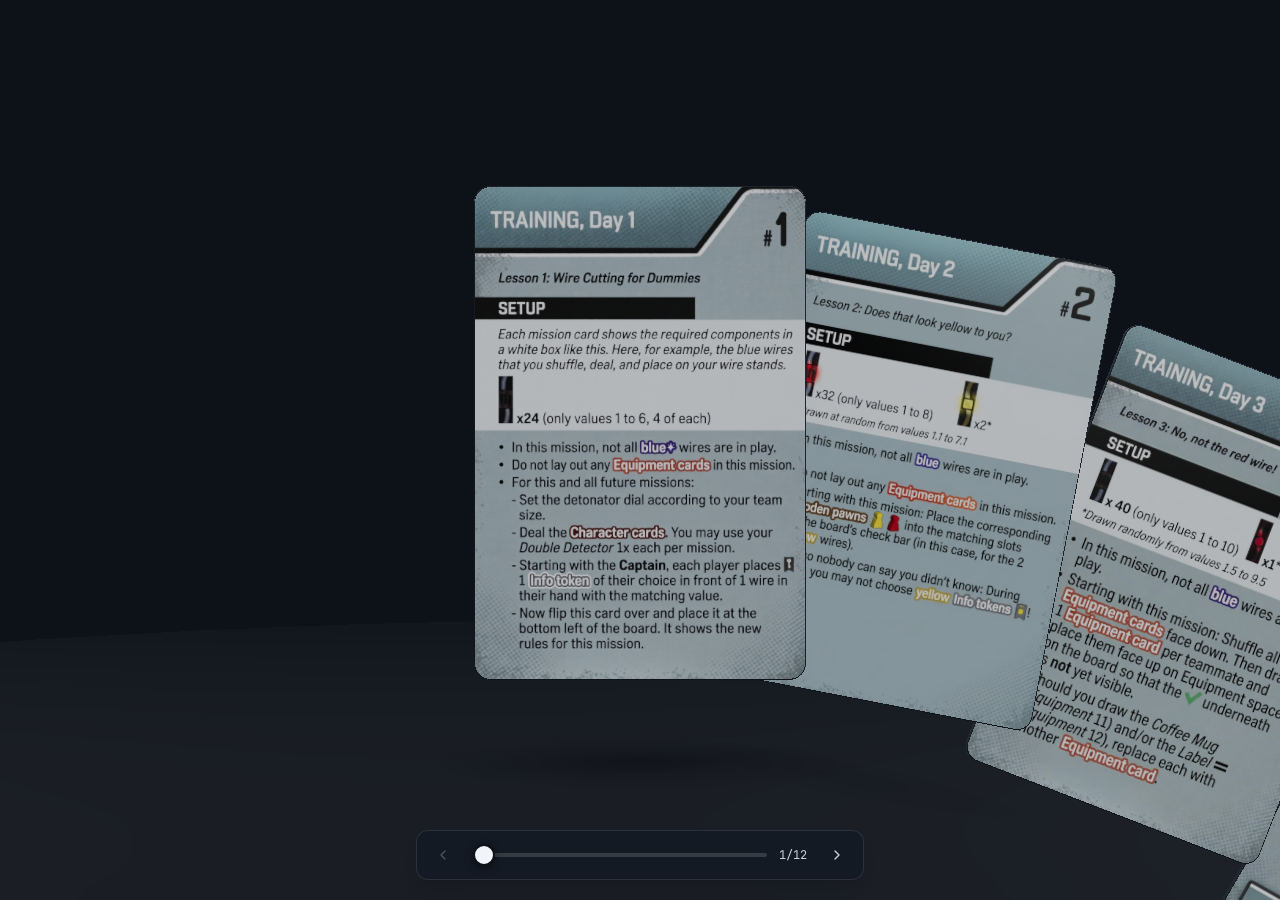
<file: bomb-busters/index.html>
<!doctype html>
<html lang="en">
  <head>
    <meta charset="UTF-8" />
    <meta name="viewport" content="width=device-width, initial-scale=1.0, maximum-scale=1.0, user-scalable=no" />
    <title>Rule Cards</title>
    <meta name="description" content="Interactive 3D rule card viewer" />
    <meta property="og:title" content="Rule Cards" />
    <meta property="og:description" content="Interactive 3D rule card viewer" />
    <meta property="og:type" content="website" />
    <meta name="twitter:card" content="summary_large_image" />
    <link rel="preconnect" href="https://fonts.googleapis.com" />
    <link rel="preconnect" href="https://fonts.gstatic.com" crossorigin />
    <link href="https://fonts.googleapis.com/css2?family=JetBrains+Mono:wght@500;600&family=Plus+Jakarta+Sans:wght@400;500;600&display=swap" rel="stylesheet" />
    <script type="module" crossorigin src="/bomb-busters/assets/index.js"></script>
    <link rel="stylesheet" crossorigin href="/bomb-busters/assets/index.css">
  </head>
  <body class="bg-[#0d1117] text-slate-100 antialiased selection:bg-slate-700 selection:text-white overflow-hidden">
    <div id="root"></div>
  </body>
</html>
</file>
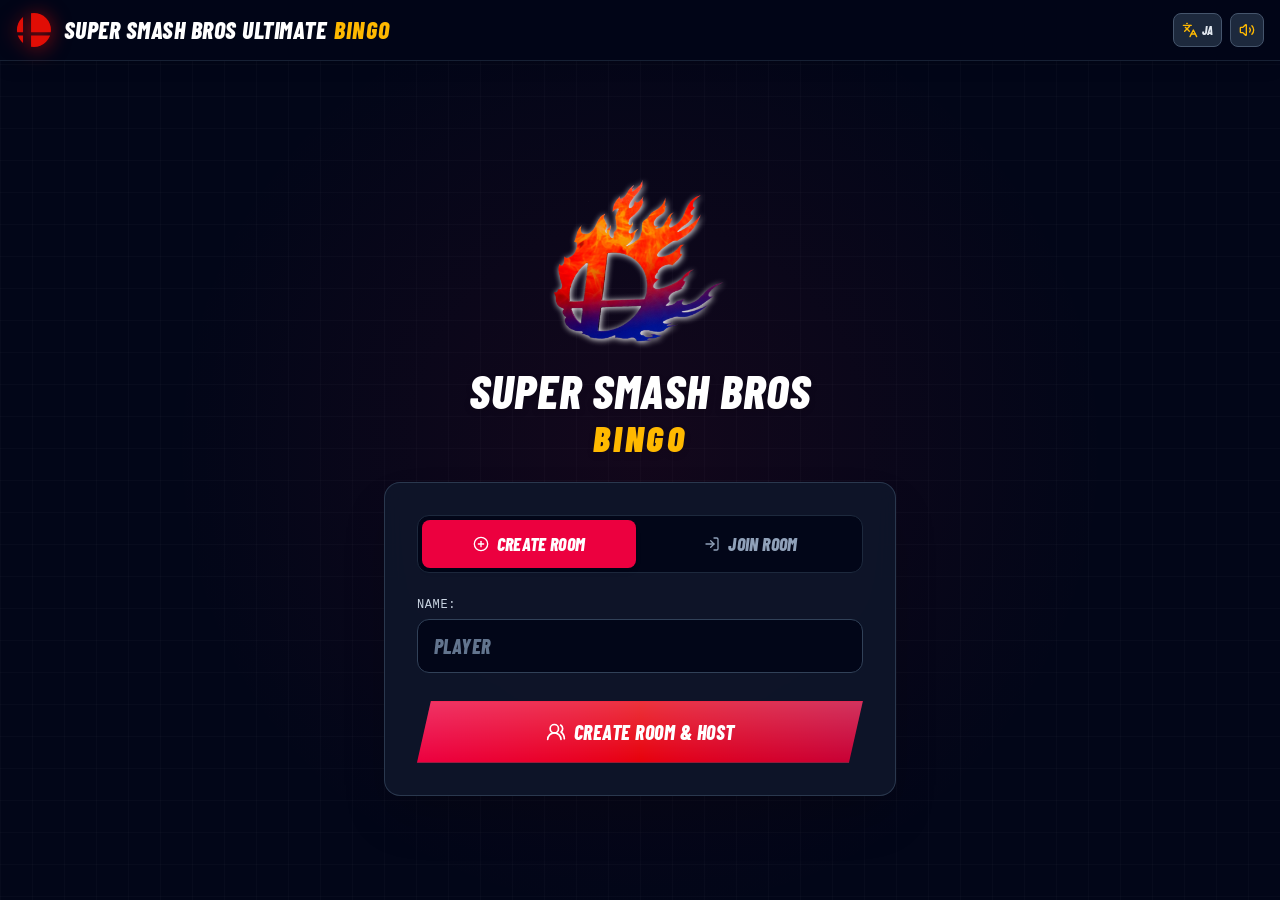
<file: SSBU-Bingo/index.html>
<!doctype html>
<html lang="en">
  <head>
    <meta charset="UTF-8" />
    <meta name="viewport" content="width=device-width, initial-scale=1.0" />
    <title>Super Smash Bros Ultimate Bingo</title>
    <meta name="description" content="Multiplayer Super Smash Bros Ultimate Bingo game" />
    <meta property="og:title" content="Super Smash Bros Ultimate Bingo" />
    <meta property="og:description" content="Multiplayer Super Smash Bros Ultimate Bingo " />
    <meta property="og:type" content="website" />
    <meta name="twitter:card" content="summary_large_image" />
    <link rel="preconnect" href="https://fonts.googleapis.com">
    <link rel="preconnect" href="https://fonts.gstatic.com" crossorigin>
    <link href="https://fonts.googleapis.com/css2?family=Barlow+Condensed:ital,wght@0,600;0,700;0,800;0,900;1,700;1,800;1,900&family=Bebas+Neue&family=Plus+Jakarta+Sans:wght@400;500;600;700&display=swap" rel="stylesheet">
    <script type="module" crossorigin src="/SSBU-Bingo/assets/index-Bg85QMW0.js"></script>
    <link rel="stylesheet" crossorigin href="/SSBU-Bingo/assets/index-BGn3O2Hh.css">
  <link rel="manifest" href="/SSBU-Bingo/manifest.webmanifest"><script id="vite-plugin-pwa:register-sw" src="/SSBU-Bingo/registerSW.js"></script></head>
  <body class="bg-slate-950 text-slate-100 antialiased selection:bg-rose-600 selection:text-white">
    <div id="root"></div>
  </body>
</html>
</file>
<file: bomb-busters/assets/index.css>
/*! tailwindcss v4.3.5 | MIT License | https://tailwindcss.com */
@layer properties{@supports (((-webkit-hyphens:none)) and (not (margin-trim:block))) or ((-moz-orient:inline) and (not (color:rgb(from red r g b)))){*,:before,:after,::backdrop{--tw-rotate-x:initial;--tw-rotate-y:initial;--tw-rotate-z:initial;--tw-skew-x:initial;--tw-skew-y:initial;--tw-border-style:solid;--tw-font-weight:initial;--tw-ordinal:initial;--tw-slashed-zero:initial;--tw-numeric-figure:initial;--tw-numeric-spacing:initial;--tw-numeric-fraction:initial;--tw-shadow:0 0 #0000;--tw-shadow-color:initial;--tw-shadow-alpha:100%;--tw-inset-shadow:0 0 #0000;--tw-inset-shadow-color:initial;--tw-inset-shadow-alpha:100%;--tw-ring-color:initial;--tw-ring-shadow:0 0 #0000;--tw-inset-ring-color:initial;--tw-inset-ring-shadow:0 0 #0000;--tw-ring-inset:initial;--tw-ring-offset-width:0px;--tw-ring-offset-color:#fff;--tw-ring-offset-shadow:0 0 #0000;--tw-duration:initial;--tw-outline-style:solid}}}@layer theme{:root,:host{--font-sans:-apple-system, BlinkMacSystemFont, "Segoe UI", Roboto, "Helvetica Neue", "Noto Sans", Arial, sans-serif, "Apple Color Emoji", "Segoe UI Emoji", "Segoe UI Symbol", "Noto Color Emoji";--font-mono:ui-monospace, SFMono-Regular, Menlo, Monaco, Consolas, "Liberation Mono", "Courier New", monospace;--color-slate-100:oklch(96.8% .007 247.896);--color-slate-200:oklch(92.9% .013 255.508);--color-slate-300:oklch(86.9% .022 252.894);--color-slate-700:oklch(37.2% .044 257.287);--color-white:#fff;--spacing:.25rem;--container-md:28rem;--text-xs:.75rem;--text-xs--line-height:calc(1 / .75);--font-weight-medium:500;--radius-lg:.5rem;--radius-xl:.75rem;--radius-2xl:1rem;--default-transition-duration:.15s;--default-transition-timing-function:cubic-bezier(.4, 0, .2, 1);--default-font-family:var(--font-sans);--default-mono-font-family:var(--font-mono)}}@layer base{*,:after,:before,::backdrop{box-sizing:border-box;border:0 solid;margin:0;padding:0}::file-selector-button{box-sizing:border-box;border:0 solid;margin:0;padding:0}html,:host{-webkit-text-size-adjust:100%;tab-size:4;line-height:1.5;font-family:var(--default-font-family,-apple-system, BlinkMacSystemFont, "Segoe UI", Roboto, "Helvetica Neue", "Noto Sans", Arial, sans-serif, "Apple Color Emoji", "Segoe UI Emoji", "Segoe UI Symbol", "Noto Color Emoji");font-feature-settings:var(--default-font-feature-settings,normal);font-variation-settings:var(--default-font-variation-settings,normal);-webkit-tap-highlight-color:transparent}hr{height:0;color:inherit;border-top-width:1px}abbr:where([title]){-webkit-text-decoration:underline dotted;text-decoration:underline dotted}h1,h2,h3,h4,h5,h6{font-size:inherit;font-weight:inherit}a{color:inherit;-webkit-text-decoration:inherit;-webkit-text-decoration:inherit;-webkit-text-decoration:inherit;-webkit-text-decoration:inherit;text-decoration:inherit}b,strong{font-weight:bolder}code,kbd,samp,pre{font-family:var(--default-mono-font-family,ui-monospace, SFMono-Regular, Menlo, Monaco, Consolas, "Liberation Mono", "Courier New", monospace);font-feature-settings:var(--default-mono-font-feature-settings,normal);font-variation-settings:var(--default-mono-font-variation-settings,normal);font-size:1em}small{font-size:80%}sub,sup{vertical-align:baseline;font-size:75%;line-height:0;position:relative}sub{bottom:-.25em}sup{top:-.5em}table{text-indent:0;border-color:inherit;border-collapse:collapse}:-moz-focusring:where(:not(iframe)){outline:auto}progress{vertical-align:baseline}summary{display:list-item}ol,ul,menu{list-style:none}img,svg,video,canvas,audio,iframe,embed,object{vertical-align:middle;display:block}img,video{max-width:100%;height:auto}button,input,select,optgroup,textarea{font:inherit;font-feature-settings:inherit;font-variation-settings:inherit;letter-spacing:inherit;color:inherit;opacity:1;background-color:#0000;border-radius:0}::file-selector-button{font:inherit;font-feature-settings:inherit;font-variation-settings:inherit;letter-spacing:inherit;color:inherit;opacity:1;background-color:#0000;border-radius:0}:where(select:is([multiple],[size])) optgroup{font-weight:bolder}:where(select:is([multiple],[size])) optgroup option{padding-inline-start:20px}::file-selector-button{margin-inline-end:4px}::placeholder{opacity:1}@supports (not ((-webkit-appearance:-apple-pay-button))) or (contain-intrinsic-size:1px){::placeholder{color:currentColor}@supports (color:color-mix(in lab, red, red)){::placeholder{color:color-mix(in oklab, currentcolor 50%, transparent)}}}textarea{resize:vertical}::-webkit-search-decoration{-webkit-appearance:none}::-webkit-date-and-time-value{min-height:1lh;text-align:inherit}::-webkit-datetime-edit{display:inline-flex}::-webkit-datetime-edit-fields-wrapper{padding:0}::-webkit-datetime-edit{padding-block:0}::-webkit-datetime-edit-year-field{padding-block:0}::-webkit-datetime-edit-month-field{padding-block:0}::-webkit-datetime-edit-day-field{padding-block:0}::-webkit-datetime-edit-hour-field{padding-block:0}::-webkit-datetime-edit-minute-field{padding-block:0}::-webkit-datetime-edit-second-field{padding-block:0}::-webkit-datetime-edit-millisecond-field{padding-block:0}::-webkit-datetime-edit-meridiem-field{padding-block:0}::-webkit-calendar-picker-indicator{line-height:1}:-moz-ui-invalid{box-shadow:none}button,input:where([type=button],[type=reset],[type=submit]){appearance:button}::file-selector-button{appearance:button}::-webkit-inner-spin-button{height:auto}::-webkit-outer-spin-button{height:auto}[hidden]:where(:not([hidden=until-found])){display:none!important}html,body,#root{overscroll-behavior:none;-webkit-tap-highlight-color:transparent;background-color:#0d1117;width:100%;height:100%;margin:0;padding:0;font-family:Plus Jakarta Sans,-apple-system,BlinkMacSystemFont,sans-serif;overflow:hidden}}@layer components;@layer utilities{.pointer-events-auto{pointer-events:auto}.pointer-events-none{pointer-events:none}.visible{visibility:visible}.absolute{position:absolute}.fixed{position:fixed}.relative{position:relative}.inset-0{inset:0}.inset-x-0{inset-inline:0}.top-0{top:0}.right-0{right:0}.right-1{right:var(--spacing)}.bottom-0{bottom:0}.left-0{left:0}.left-1{left:var(--spacing)}.z-10{z-index:10}.z-20{z-index:20}.container{width:100%}@media (width>=40rem){.container{max-width:40rem}}@media (width>=48rem){.container{max-width:48rem}}@media (width>=64rem){.container{max-width:64rem}}@media (width>=80rem){.container{max-width:80rem}}@media (width>=96rem){.container{max-width:96rem}}.block{display:block}.flex{display:flex}.aspect-\[848\/1264\]{aspect-ratio:848/1264}.h-1{height:var(--spacing)}.h-3\.5{height:calc(var(--spacing) * 3.5)}.h-4{height:calc(var(--spacing) * 4)}.h-10{height:calc(var(--spacing) * 10)}.h-\[2px\]{height:2px}.h-full{height:100%}.max-h-\[76vh\]{max-height:76vh}.w-3\.5{width:calc(var(--spacing) * 3.5)}.w-4{width:calc(var(--spacing) * 4)}.w-9{width:calc(var(--spacing) * 9)}.w-full{width:100%}.w-px{width:1px}.max-w-md{max-width:var(--container-md)}.min-w-\[3\.2ch\]{min-width:3.2ch}.flex-1{flex:1}.shrink-0{flex-shrink:0}.origin-left{transform-origin:0}.transform{transform:var(--tw-rotate-x, ) var(--tw-rotate-y, ) var(--tw-rotate-z, ) var(--tw-skew-x, ) var(--tw-skew-y, )}.resize{resize:both}.flex-col{flex-direction:column}.items-center{align-items:center}.justify-center{justify-content:center}.gap-1\.5{gap:calc(var(--spacing) * 1.5)}.gap-2{gap:calc(var(--spacing) * 2)}.overflow-hidden{overflow:hidden}.rounded-2xl{border-radius:var(--radius-2xl)}.rounded-full{border-radius:2147483647px}.rounded-lg{border-radius:var(--radius-lg)}.rounded-xl{border-radius:var(--radius-xl)}.border{border-style:var(--tw-border-style);border-width:1px}.border-white\/10{border-color:#ffffff1a}@supports (color:color-mix(in lab, red, red)){.border-white\/10{border-color:color-mix(in oklab, var(--color-white) 10%, transparent)}}.bg-\[\#0d1117\]{background-color:#0d1117}.bg-\[\#0d1219\]{background-color:#0d1219}.bg-\[\#131a24\]\/90{background-color:oklab(21.5701% -.00493693 -.021883/.9)}.bg-slate-200\/90{background-color:#e2e8f0e6}@supports (color:color-mix(in lab, red, red)){.bg-slate-200\/90{background-color:color-mix(in oklab, var(--color-slate-200) 90%, transparent)}}.bg-slate-300\/70{background-color:#cad5e2b3}@supports (color:color-mix(in lab, red, red)){.bg-slate-300\/70{background-color:color-mix(in oklab, var(--color-slate-300) 70%, transparent)}}.bg-white\/5{background-color:#ffffff0d}@supports (color:color-mix(in lab, red, red)){.bg-white\/5{background-color:color-mix(in oklab, var(--color-white) 5%, transparent)}}.bg-white\/10{background-color:#ffffff1a}@supports (color:color-mix(in lab, red, red)){.bg-white\/10{background-color:color-mix(in oklab, var(--color-white) 10%, transparent)}}.bg-white\/15{background-color:#ffffff26}@supports (color:color-mix(in lab, red, red)){.bg-white\/15{background-color:color-mix(in oklab, var(--color-white) 15%, transparent)}}.object-contain{object-fit:contain}.p-6{padding:calc(var(--spacing) * 6)}.px-1{padding-inline:var(--spacing)}.px-2{padding-inline:calc(var(--spacing) * 2)}.px-3{padding-inline:calc(var(--spacing) * 3)}.px-4{padding-inline:calc(var(--spacing) * 4)}.py-1{padding-block:var(--spacing)}.pr-1{padding-right:var(--spacing)}.pb-4{padding-bottom:calc(var(--spacing) * 4)}.text-right{text-align:right}.text-xs{font-size:var(--text-xs);line-height:var(--tw-leading,var(--text-xs--line-height))}.font-medium{--tw-font-weight:var(--font-weight-medium);font-weight:var(--font-weight-medium)}.whitespace-nowrap{white-space:nowrap}.text-slate-100{color:var(--color-slate-100)}.text-slate-300{color:var(--color-slate-300)}.tabular-nums{--tw-numeric-spacing:tabular-nums;font-variant-numeric:var(--tw-ordinal, ) var(--tw-slashed-zero, ) var(--tw-numeric-figure, ) var(--tw-numeric-spacing, ) var(--tw-numeric-fraction, )}.antialiased{-webkit-font-smoothing:antialiased;-moz-osx-font-smoothing:grayscale}.shadow{--tw-shadow:0 1px 3px 0 var(--tw-shadow-color,#0000001a), 0 1px 2px -1px var(--tw-shadow-color,#0000001a);box-shadow:var(--tw-inset-shadow), var(--tw-inset-ring-shadow), var(--tw-ring-offset-shadow), var(--tw-ring-shadow), var(--tw-shadow)}.shadow-2xl{--tw-shadow:0 25px 50px -12px var(--tw-shadow-color,#00000040);box-shadow:var(--tw-inset-shadow), var(--tw-inset-ring-shadow), var(--tw-ring-offset-shadow), var(--tw-ring-shadow), var(--tw-shadow)}.shadow-lg{--tw-shadow:0 10px 15px -3px var(--tw-shadow-color,#0000001a), 0 4px 6px -4px var(--tw-shadow-color,#0000001a);box-shadow:var(--tw-inset-shadow), var(--tw-inset-ring-shadow), var(--tw-ring-offset-shadow), var(--tw-ring-shadow), var(--tw-shadow)}.transition-colors{transition-property:color,background-color,border-color,outline-color,text-decoration-color,fill,stroke,--tw-gradient-from,--tw-gradient-via,--tw-gradient-to;transition-timing-function:var(--tw-ease,var(--default-transition-timing-function));transition-duration:var(--tw-duration,var(--default-transition-duration))}.transition-transform{transition-property:transform,translate,scale,rotate;transition-timing-function:var(--tw-ease,var(--default-transition-timing-function));transition-duration:var(--tw-duration,var(--default-transition-duration))}.duration-200{--tw-duration:.2s;transition-duration:.2s}.select-none{-webkit-user-select:none;user-select:none}.selection\:bg-slate-700 ::selection{background-color:var(--color-slate-700)}.selection\:bg-slate-700::selection{background-color:var(--color-slate-700)}.selection\:text-white ::selection{color:var(--color-white)}.selection\:text-white::selection{color:var(--color-white)}@media (hover:hover){.hover\:bg-white\/10:hover{background-color:#ffffff1a}@supports (color:color-mix(in lab, red, red)){.hover\:bg-white\/10:hover{background-color:color-mix(in oklab, var(--color-white) 10%, transparent)}}.hover\:text-white:hover{color:var(--color-white)}}.focus-visible\:outline-2:focus-visible{outline-style:var(--tw-outline-style);outline-width:2px}.focus-visible\:outline-offset-2:focus-visible{outline-offset:2px}.focus-visible\:outline-offset-4:focus-visible{outline-offset:4px}.focus-visible\:outline-slate-300:focus-visible{outline-color:var(--color-slate-300)}.disabled\:pointer-events-none:disabled{pointer-events:none}.disabled\:opacity-30:disabled{opacity:.3}@media (width>=40rem){.sm\:gap-2{gap:calc(var(--spacing) * 2)}.sm\:px-6{padding-inline:calc(var(--spacing) * 6)}.sm\:pb-5{padding-bottom:calc(var(--spacing) * 5)}}}.font-mono-num{font-variant-numeric:tabular-nums;font-family:JetBrains Mono,monospace}.no-scrollbar{-ms-overflow-style:none;scrollbar-width:none}.no-scrollbar::-webkit-scrollbar{display:none}.card-slider{appearance:none;cursor:pointer;background:0 0}.card-slider::-webkit-slider-runnable-track{border-radius:9999px;height:4px}.card-slider::-webkit-slider-thumb{appearance:none;background:#f1f5f9;border:2px solid #0d1219;border-radius:9999px;width:22px;height:22px;margin-top:-9px;transition:transform .15s cubic-bezier(.16,1,.3,1);box-shadow:0 2px 8px #00000073}.card-slider:hover::-webkit-slider-thumb{transform:scale(1.14)}.card-slider:active::-webkit-slider-thumb{transform:scale(1.14)}.card-slider::-moz-range-track{background:0 0;border-radius:9999px;height:4px}.card-slider::-moz-range-thumb{background:#f1f5f9;border:2px solid #0d1219;border-radius:9999px;width:22px;height:22px;transition:transform .15s cubic-bezier(.16,1,.3,1);box-shadow:0 2px 8px #00000073}@property --tw-rotate-x{syntax:"*";inherits:false}@property --tw-rotate-y{syntax:"*";inherits:false}@property --tw-rotate-z{syntax:"*";inherits:false}@property --tw-skew-x{syntax:"*";inherits:false}@property --tw-skew-y{syntax:"*";inherits:false}@property --tw-border-style{syntax:"*";inherits:false;initial-value:solid}@property --tw-font-weight{syntax:"*";inherits:false}@property --tw-ordinal{syntax:"*";inherits:false}@property --tw-slashed-zero{syntax:"*";inherits:false}@property --tw-numeric-figure{syntax:"*";inherits:false}@property --tw-numeric-spacing{syntax:"*";inherits:false}@property --tw-numeric-fraction{syntax:"*";inherits:false}@property --tw-shadow{syntax:"*";inherits:false;initial-value:0 0 #0000}@property --tw-shadow-color{syntax:"*";inherits:false}@property --tw-shadow-alpha{syntax:"<percentage>";inherits:false;initial-value:100%}@property --tw-inset-shadow{syntax:"*";inherits:false;initial-value:0 0 #0000}@property --tw-inset-shadow-color{syntax:"*";inherits:false}@property --tw-inset-shadow-alpha{syntax:"<percentage>";inherits:false;initial-value:100%}@property --tw-ring-color{syntax:"*";inherits:false}@property --tw-ring-shadow{syntax:"*";inherits:false;initial-value:0 0 #0000}@property --tw-inset-ring-color{syntax:"*";inherits:false}@property --tw-inset-ring-shadow{syntax:"*";inherits:false;initial-value:0 0 #0000}@property --tw-ring-inset{syntax:"*";inherits:false}@property --tw-ring-offset-width{syntax:"<length>";inherits:false;initial-value:0}@property --tw-ring-offset-color{syntax:"*";inherits:false;initial-value:#fff}@property --tw-ring-offset-shadow{syntax:"*";inherits:false;initial-value:0 0 #0000}@property --tw-duration{syntax:"*";inherits:false}@property --tw-outline-style{syntax:"*";inherits:false;initial-value:solid}
</file>
